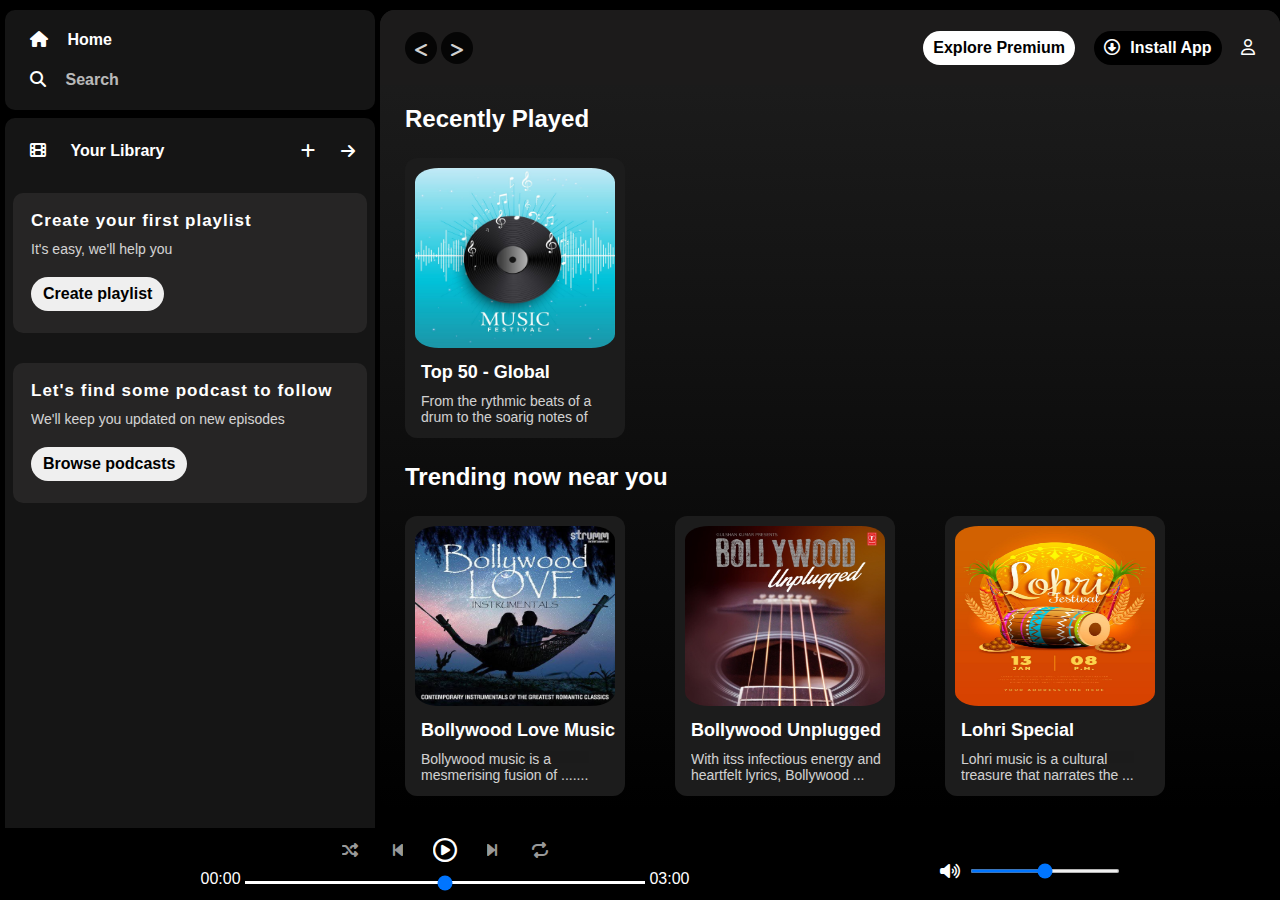
<file: index.html>
<!DOCTYPE html>
<html lang="en">

<head>
    <meta charset="UTF-8">
    <meta name="viewport" content="width=device-width, initial-scale=1.0">
    <link rel="stylesheet" href="https://cdnjs.cloudflare.com/ajax/libs/font-awesome/6.4.0/css/all.min.css">
    <title>Melody-Music</title>
    <link rel="icon" type="img/png" href="images/music-note.png">
    <link rel=”preconnect” href=https://fonts.googleapis.com>
    <link rel=”preconnect” href=https://fonts.gstatic.com crossorigin>
    <link href=https://fonts.googleapis.com/css2?family=Montserrat:ital,wght@0,400;0,700;0,900;1,500&display=swap
        rel=”stylesheet”>
    <link rel="stylesheet" href="Music.css">
</head>

<body>
    <div class="main">
        <div class="sidebar">
            <div class="navbar">
                <div class="nav-content">
                    <div class="home">
                        <i class="fa-solid fa-house"></i>
                        <a href="#" style="opacity: 1;">Home</a>
                    </div>
                    <div class="search">
                        <i class="fa-solid fa-magnifying-glass"></i>
                        <a href="#">Search</a>
                    </div>
                </div>
            </div>

            <div class="nav-items">
                <div class="library">
                    <div>
                        <i class="fa-solid fa-film"></i>
                        <a href="#">Your Library</a>
                    </div>
                    <div class="lib-icons">
                        <i class="fa-solid fa-plus"></i>
                        <i class="fa-solid fa-arrow-right"></i>
                    </div>
                </div>
                <div class="nav-box">
                    <div class="box1">
                        <p class="para1">Create your first playlist</p>
                        <p class="para2">It's easy, we'll help you</p>
                        <button type="button">Create playlist</button>
                    </div>
                    <div class="box2">
                        <p class="para1">Let's find some podcast to follow</p>
                        <p class="para2">We'll keep you updated on new episodes</p>
                        <button type="button">Browse podcasts</button>
                    </div>
                </div>
            </div>
        </div>
        <div class="main-content">
            <div class="nav-bar">
                <div class="left">
                    <i class="fa-solid fa-less-than"></i>
                    <i class="fa-solid fa-greater-than"></i>
                </div>
                <div class="right">
                    <button>Explore Premium</button>
                    <button style="background-color: black; color: white;">
                        <i class="fa-regular fa-circle-down"></i>Install App</button>
                    <i id="user" class="fa-regular fa-user"></i>
                </div>
            </div>

            <div class="cards">
                <h2>Recently Played</h2>
                <div id="card-container">
                    <div class="container">
                        <img src="images/music-record-vinyl-with-audio-beats_1017-30116.jpg" alt="">
                        <p class="Title">Top 50 - Global</p>
                        <p class="info">From the rythmic beats of a drum to the soarig notes of</p>
                    </div>
                </div>
                <h2>Trending now near you</h2>
                <div id="card-container">
                    <div class="container">
                        <img src="images/ima1.jpeg" alt="">
                        <p class="Title">Bollywood Love Music</p>
                        <p class="info">Bollywood music is a mesmerising fusion of .......</p>
                    </div>
                    <div class="container">
                        <img src="images/img0.jpg" alt="">
                        <p class="Title">Bollywood Unplugged</p>
                        <p class="info">With itss infectious energy and heartfelt lyrics, Bollywood ...</p>
                    </div>
                    <div class="container">
                        <img src="images/img3.jpg" alt="">
                        <p class="Title">Lohri Special</p>
                        <p class="info">Lohri music is a cultural treasure that narrates the ...</p>
                    </div>
                    <div class="container">
                        <img src="images/abstract-modern-background-with-vibrant-purple-orange-color-gradient-memphis-element_8221-1246.jpg" alt="">
                        <p class="Title">Punjabi Music</p>
                        <p class="info">Punjabi music, with its dhol beats and poweful vocals, </p>
                    </div>
                </div>
                <h2>Favourites</h2>
                <div id="card-container">
                    <div class="container">
                        <img src="images/summer-lettering-poster-with-palm-trees-background-pink-colors_87521-2960.avif"
                            alt="">
                        <p class="Title">Summer Music</p>
                        <p class="info">Summmer music is like a sunbeam for the ears, radiating</p>
                    </div>
                </div>
                <h2>Exclusive Podcast</h2>
                <div id="card-container">
                    <div class="container">
                        <img src="images/realistic-hot-background_23-2149448523.avif" alt="">
                        <p class="Title">Rock Music</p>
                        <p class="info">Rock music, with its electric guitars and poweful vocals, </p>
                    </div>
                    <div class="container">
                        <img src="images/modern-abstract-background-with-retro-memphis-elements-pastel-color_8221-1633.avif"
                            alt="">
                        <p class="Title">Night Party</p>
                        <p class="info">When the sun sets, and the city lights come to life, night</p>
                    </div>
                    <div class="container">
                        <img src="images/morden-blue-violet-colors-abstract-background-blue-abstract-architecture-abstract-vector_676228-170.avif"
                            alt="">
                        <p class="Title">FM Collection</p>
                        <p class="info">FM music, broadcasted over the airways has been a ...</p>
                    </div>
                </div>
                <div class="footer">
                    <div class="closing"></div>
                </div>
            </div>
        </div>

        <div class="music-player">
            <div class="music">
                <div class="album">
                    <img src="images/modern-abstract-background-with-retro-memphis-elements-pastel-color_8221-1633.avif"
                        alt="">
                    <div>
                        <p class="song">Chaleya (Jaawan)</p>
                        <p class="singer">Arijit , Shilpa</p>
                    </div>
                    <i class="fa-regular fa-heart"></i>
                </div>
                <div class="player">
                    <div class="player-icons">
                        <i class="fa-solid fa-shuffle"></i>
                        <i class="fa-solid fa-backward-step"></i>
                        <i id="play-button" class="fa-regular fa-circle-play"></i>
                        <i class="fa-solid fa-forward-step"></i>
                        <i class="fa-solid fa-repeat"></i>
                    </div>
                    <div class="range">
                        <span class="cur" style=" color: white;">00:00</span>
                        <input type="range" min="0" max="100">
                        <span class="tot" style=" color: white;">03:00</span>
                    </div>
                </div>
                <div class="control">
                    <div class="control-icons">
                        <i class="fa-solid fa-bars"></i>
                        <i class="fa-solid fa-microphone"></i>
                        <i class="fa-regular fa-circle-down"></i>
                    </div>
                    <div class="input"> <i class="fa-solid fa-volume-high"></i><input type="range" min="0" max="100"
                            step="1"></div>
                </div>
            </div>

        </div>
    </div>
</body>

</html>
</file>
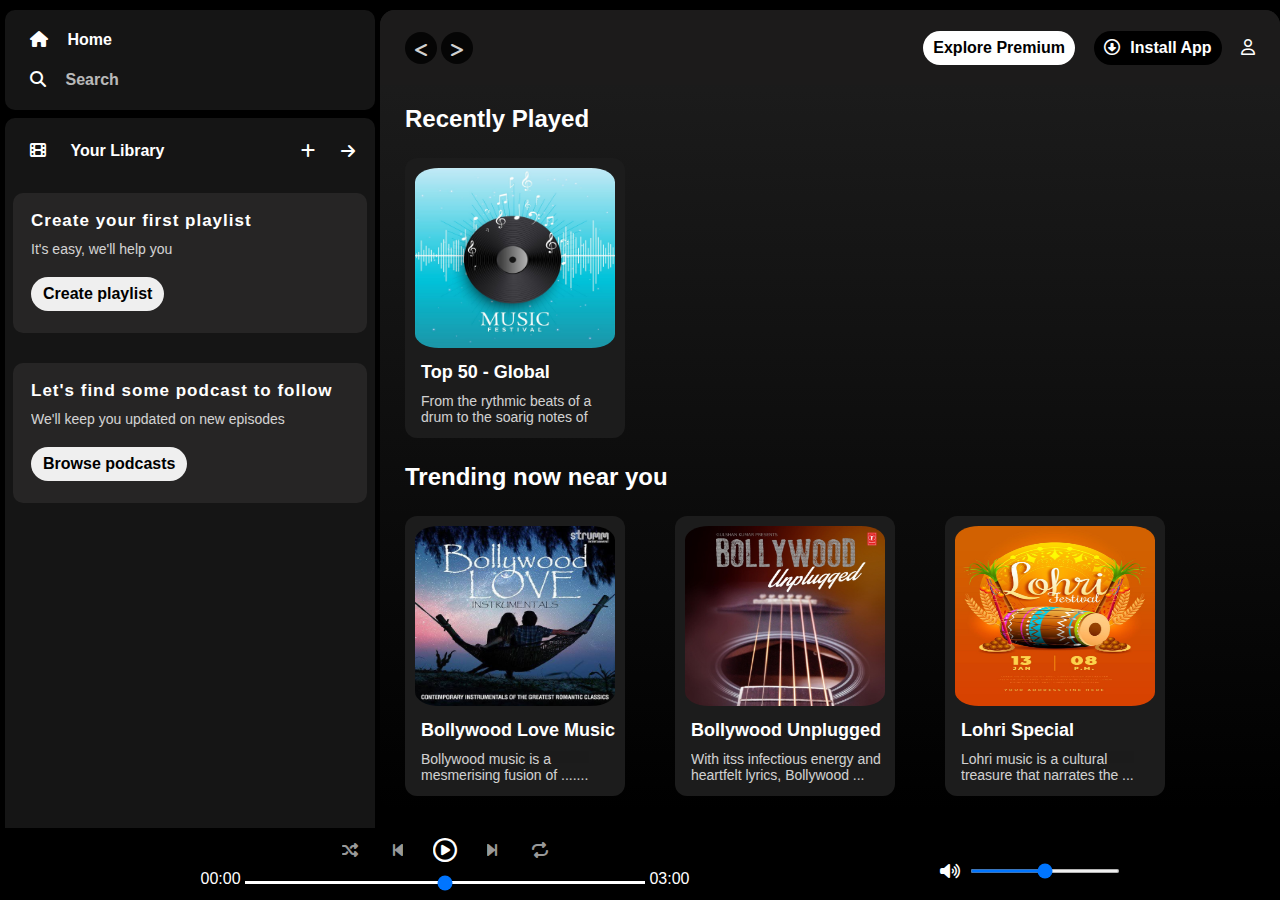
<file: Music.html>
<!DOCTYPE html>
<html lang="en">

<head>
    <meta charset="UTF-8">
    <meta name="viewport" content="width=device-width, initial-scale=1.0">
    <link rel="stylesheet" href="https://cdnjs.cloudflare.com/ajax/libs/font-awesome/6.4.0/css/all.min.css">
    <title>Melody-Music</title>
    <link rel="icon" type="img/png" href="images/music-note.png">
    <link rel=”preconnect” href=https://fonts.googleapis.com>
    <link rel=”preconnect” href=https://fonts.gstatic.com crossorigin>
    <link href=https://fonts.googleapis.com/css2?family=Montserrat:ital,wght@0,400;0,700;0,900;1,500&display=swap
        rel=”stylesheet”>
    <link rel="stylesheet" href="Music.css">
</head>

<body>
    <div class="main">
        <div class="sidebar">
            <div class="navbar">
                <div class="nav-content">
                    <div class="home">
                        <i class="fa-solid fa-house"></i>
                        <a href="#" style="opacity: 1;">Home</a>
                    </div>
                    <div class="search">
                        <i class="fa-solid fa-magnifying-glass"></i>
                        <a href="#">Search</a>
                    </div>
                </div>
            </div>

            <div class="nav-items">
                <div class="library">
                    <div>
                        <i class="fa-solid fa-film"></i>
                        <a href="#">Your Library</a>
                    </div>
                    <div class="lib-icons">
                        <i class="fa-solid fa-plus"></i>
                        <i class="fa-solid fa-arrow-right"></i>
                    </div>
                </div>
                <div class="nav-box">
                    <div class="box1">
                        <p class="para1">Create your first playlist</p>
                        <p class="para2">It's easy, we'll help you</p>
                        <button type="button">Create playlist</button>
                    </div>
                    <div class="box2">
                        <p class="para1">Let's find some podcast to follow</p>
                        <p class="para2">We'll keep you updated on new episodes</p>
                        <button type="button">Browse podcasts</button>
                    </div>
                </div>
            </div>
        </div>
        <div class="main-content">
            <div class="nav-bar">
                <div class="left">
                    <i class="fa-solid fa-less-than"></i>
                    <i class="fa-solid fa-greater-than"></i>
                </div>
                <div class="right">
                    <button>Explore Premium</button>
                    <button style="background-color: black; color: white;">
                        <i class="fa-regular fa-circle-down"></i>Install App</button>
                    <i id="user" class="fa-regular fa-user"></i>
                </div>
            </div>

            <div class="cards">
                <h2>Recently Played</h2>
                <div id="card-container">
                    <div class="container">
                        <img src="images/music-record-vinyl-with-audio-beats_1017-30116.jpg" alt="">
                        <p class="Title">Top 50 - Global</p>
                        <p class="info">From the rythmic beats of a drum to the soarig notes of</p>
                    </div>
                </div>
                <h2>Trending now near you</h2>
                <div id="card-container">
                    <div class="container">
                        <img src="images/ima1.jpeg" alt="">
                        <p class="Title">Bollywood Love Music</p>
                        <p class="info">Bollywood music is a mesmerising fusion of .......</p>
                    </div>
                    <div class="container">
                        <img src="images/img0.jpg" alt="">
                        <p class="Title">Bollywood Unplugged</p>
                        <p class="info">With itss infectious energy and heartfelt lyrics, Bollywood ...</p>
                    </div>
                    <div class="container">
                        <img src="images/img3.jpg" alt="">
                        <p class="Title">Lohri Special</p>
                        <p class="info">Lohri music is a cultural treasure that narrates the ...</p>
                    </div>
                    <div class="container">
                        <img src="images/abstract-modern-background-with-vibrant-purple-orange-color-gradient-memphis-element_8221-1246.jpg" alt="">
                        <p class="Title">Punjabi Music</p>
                        <p class="info">Punjabi music, with its dhol beats and poweful vocals, </p>
                    </div>
                </div>
                <h2>Favourites</h2>
                <div id="card-container">
                    <div class="container">
                        <img src="images/summer-lettering-poster-with-palm-trees-background-pink-colors_87521-2960.avif"
                            alt="">
                        <p class="Title">Summer Music</p>
                        <p class="info">Summmer music is like a sunbeam for the ears, radiating</p>
                    </div>
                </div>
                <h2>Exclusive Podcast</h2>
                <div id="card-container">
                    <div class="container">
                        <img src="images/realistic-hot-background_23-2149448523.avif" alt="">
                        <p class="Title">Rock Music</p>
                        <p class="info">Rock music, with its electric guitars and poweful vocals, </p>
                    </div>
                    <div class="container">
                        <img src="images/modern-abstract-background-with-retro-memphis-elements-pastel-color_8221-1633.avif"
                            alt="">
                        <p class="Title">Night Party</p>
                        <p class="info">When the sun sets, and the city lights come to life, night</p>
                    </div>
                    <div class="container">
                        <img src="images/morden-blue-violet-colors-abstract-background-blue-abstract-architecture-abstract-vector_676228-170.avif"
                            alt="">
                        <p class="Title">FM Collection</p>
                        <p class="info">FM music, broadcasted over the airways has been a ...</p>
                    </div>
                </div>
                <div class="footer">
                    <div class="closing"></div>
                </div>
            </div>
        </div>

        <div class="music-player">
            <div class="music">
                <div class="album">
                    <img src="images/modern-abstract-background-with-retro-memphis-elements-pastel-color_8221-1633.avif"
                        alt="">
                    <div>
                        <p class="song">Chaleya (Jaawan)</p>
                        <p class="singer">Arijit , Shilpa</p>
                    </div>
                    <i class="fa-regular fa-heart"></i>
                </div>
                <div class="player">
                    <div class="player-icons">
                        <i class="fa-solid fa-shuffle"></i>
                        <i class="fa-solid fa-backward-step"></i>
                        <i id="play-button" class="fa-regular fa-circle-play"></i>
                        <i class="fa-solid fa-forward-step"></i>
                        <i class="fa-solid fa-repeat"></i>
                    </div>
                    <div class="range">
                        <span class="cur" style=" color: white;">00:00</span>
                        <input type="range" min="0" max="100">
                        <span class="tot" style=" color: white;">03:00</span>
                    </div>
                </div>
                <div class="control">
                    <div class="control-icons">
                        <i class="fa-solid fa-bars"></i>
                        <i class="fa-solid fa-microphone"></i>
                        <i class="fa-regular fa-circle-down"></i>
                    </div>
                    <div class="input"> <i class="fa-solid fa-volume-high"></i><input type="range" min="0" max="100"
                            step="1"></div>
                </div>
            </div>

        </div>
    </div>
</body>

</html>
</file>
<file: Music.css>
* {
    margin: 0px;
    padding: 0px;
}
.fa-solid, .fa-regular {
    color: #fff;
}
.main {
    background-color: black;
    height: 100vh;
    display: flex;
    overflow: hidden;
    font-family: 'Montserrat', sans-serif;
}
.sidebar {
    width: 370px;
    margin-right: 5px;
    margin-left: 5px;
    margin-top: 10px;
}
.navbar {
    display: flex;
    height: 100px;
    border-radius: 10px;
    background-color: rgb(21, 21, 21);
}
.navbar:hover {
    box-shadow: 0px 0px 5px rgb(246, 120, 120);
}
.nav-content {
    display: flex;
    justify-content: space-evenly;
    flex-direction: column;
    margin-left: 25px;
}
.navbar a {
    text-decoration: none;
    color: white;
    font-size: 16px;
    font-weight: 700;
    padding: 20px 15px;
    opacity: 0.7;
}
.nav-content .search a:hover {
    opacity: 1;
}
.nav-items {
    height: 100%;
    border-radius: 10px;
    margin-top: 8px;
    background-color: rgb(21, 21, 21); 
}
.nav-items:hover {
    box-shadow: 0px 0px 5px rgb(246, 120, 120);
}
.library {
    display: flex;
    height: 25px;
    justify-content: space-between;
    align-items: center;
    padding: 20px 20px 20px 0px;
}
.library i {
margin-left: 25px;
}
.library a {
    color: white;
    font-size: 16px;
    font-weight: 700;
    text-decoration: none;
    margin-left: 20px;
}
.lib-icons {
    display: flex;
}
.lib-icons i {
    margin-left: 25px;
}
.lib-icons i:hover {
    transform: scale(1.2);
}
.nav-box {
    display: flex;
    justify-content: center;
    flex-direction: column;
}
.box1 {
    height: 140px;
    background-color:rgb(38, 37, 37);
    color: white;
    margin: 10px 8px;
    border-radius: 10px;
}
.box1 .para1 {
    margin: 18px 18px 10px;
    font-size: 17px;
    font-weight:700;
    letter-spacing: 1px;
}
.box1 .para2 {
    font-size: 14px;
    margin: 0px 18px 10px;
    opacity: 0.8;
}
.box1 .para2:hover {
    opacity: 1;
}
.box1 button {
    font-size: 16px;
    font-weight: 700;
    border: none;
    border-radius: 100px;
    padding: 8px 12px;
    margin: 10px 18px 18px;
}
.box1 button:hover {
    transform: scale(1.1);
}
.box2 {
    height: 140px;
    background-color:rgb(38, 37, 37);
    color: white;
    margin: 20px 8px;
    border-radius: 10px;
}
.box2 .para1 {
    margin: 18px 18px 10px;
    font-size: 17px;
    font-weight:700;
    letter-spacing: 1px; 
}
.box1:hover {
    box-shadow: 0px 0px 4px white;
}
.box2 .para2 {
    font-size: 14px;
    margin: 0px 18px 10px;
    opacity: 0.8;
}
.box2 .para2:hover {
    opacity: 1;
}
.box2 button {
    font-size: 16px;
    font-weight: 700;
    border: none;
    border-radius: 100px;
    padding: 8px 12px;
    margin: 10px 18px 18px;
}
.box2 button:hover {
    transform: scale(1.1);
}
.box2:hover {
    box-shadow: 0px 0px 4px white;
}
.main-content {
    background: linear-gradient(rgb(30, 30, 30),black);
    border-radius: 15px;
    flex: 1;
    height: 800px;
    padding: 15px;
    margin: 10px 0px 3px 0px;
    overflow: auto;
    padding: 0px;
}
.nav-bar {
    height: 75px;
    display: flex;
    justify-content: space-between;
    align-items: center;
    background-color: rgb(28, 27, 27);
    position: sticky;
    top: 0px;
    z-index: 1;
}
.left{
    margin-left: 25px;
}
.left i {
    height: 12px;
    padding: 10px;
    border-radius: 50%;
    background-color: black;
    opacity: 0.8;
}
.left i:hover {
    box-shadow: 0px 0px 6px rgb(224, 213, 213);
}
.right button {
    margin-right: 15px;
    font-size: 16px;
    font-weight: 700;
    padding: 8px 10px;
    background-color: white;
    color: black;
    border-radius: 100px;
    border: none;
}
.right button:hover {
    transform: scale(1.1);
}
.right button i {
    margin-right: 10px;
    color: white;
    background-color: black;
}
.right i {
    margin-right: 25px;
}
.right i:hover {
    transform: scale(1.4);
}
.cards {
    margin-left: 25px;
    margin-top: 20px;
}
.cards h2 {
    font-weight: 800;
    color: white;
}
#card-container {
    display: flex;
    flex-wrap: wrap;
}
.container {
    margin: 25px 50px 25px 0px;
    height: 280px;
    width: 220px;
    background-color: rgb(28, 28, 28);
    border-radius: 12px;
    overflow: hidden;
}
.container:hover {
    box-shadow: 0px 0px 4px rgb(103, 149, 248);
    background-color: rgb(38, 37, 37);
    transform: scale(1.1);
}
.container img {
    border-radius: 24px;
    height: 180px;
    width: 200px;
    padding: 10px 0px 10px;
    margin-left: 10px;
}
.container p.Title {
    font-size: 18px;
    margin-left: 16px;
    font-weight: 600;
    color: white;
}
.container p.info {
    font-size: 14px;
    padding: 10px;
    margin-left: 6px;
    color: white;
    opacity: 0.8;
}
.footer {
    display: flex;
    justify-content: center;
    align-items: center;
    width: 100%;
    background: linear-gradient(rgb(30, 30, 30));
    height: 350px;
}
 .closing {
    height: 80%;
    width: 80%;
    border-top: 2px solid #fff;
    opacity: 0.5;
}
.closing:hover {
    opacity: 1;
}
.music-player {
    background-color: rgb(0, 0, 0);
    position: fixed;
    height: 72px;
    flex-direction: column;
    bottom: 0px;
    width: 100%;
}
.music {
    display: flex;
    justify-content: center;
    align-content: center;
}
.album {
    width: 25%;
    display: flex;
    justify-content: flex-start;
    align-items: center;
    margin: 10px 30px 0px;
}
.album img {
    height: 30px;
    width: 30px;
    margin-right: 30px;
}
.album .song {
    font-weight: 400;
    color: #fff;
}
.album img:hover {
    transform: scale(1.5);
    box-shadow: 0px 0px 5px rgb(246, 120, 120);
}
.album .singer {
    
    font-size: 14px;
    letter-spacing: 1px;
    opacity: 0.7;
    color: #fff;
}
.album i {
    margin-left: 30px;
}
.player {
    display: flex;
    flex-direction: column;
    align-items: center;
    width: 50%;
}
.player .player-icons {
    margin-top: 14px;
    margin-bottom: 10px;
}
.player .player-icons i {
    margin: 0px 15px 0px 15px;
    opacity: 0.6;
}
.player-icons #play-button {
    opacity: 1; 
    transform: scale(1.5);
}
.player .player-icons i:hover {
    opacity: 1;
    transform: scale(1.2);
}
.range {
    text-align: center;}
.range input {
   appearance: none;
   width: 400px;
   height: 3px;
}
.control {
    width: 25%;
    display: flex;
    align-items: center;
    justify-content: flex-end;
    margin: 25px 35px 0px;
}
.control .control-icons i {
    margin-right: 20px;
    opacity: 0.6;
}
.control .control-icons i:hover {
    opacity: 1;
    transform: scale(1.2);
}
.control .input {
    display: flex;
    align-items: center;
}
.control .input i {
    margin-right: 10px;
}
.control .input input {
    height: 4px;
    width: 150px;
}
@media (max-width:760px) {
    .range input {
        width: 100px;
    }
    .left {
        display: none;
    }
    .right i{
        margin-left: 60%;
    }
    .sidebar {
        display: none;
    }
    .container {
        margin: 12.5px 15px 12.5px 0px;
        height: 190px;
        width: 130px;
        background-color: rgb(28, 28, 28);
        border-radius: 18px;
        overflow: hidden;
    }
    .container img {
        border-radius: 24px;
        height: 120px;
        width: 110px;
        padding: 6px 0px 6px;
        margin-bottom: 15px;
        text-align: center;
    }
    .container p.Title {
        font-size: 14px;
        margin-left: 16px;
        font-weight: 400;
        color: white;
    }
    .container p.info {
        display: none;
    }
}
@media (max-width:1100px) {
    .control {
        display: none;
    }
    .player {
        width: 100%;
        display: flex;
        flex-direction: row;
        justify-content: space-evenly;
    }
}
@media (max-width:1215px) {
    .right button {
        display: none;
    }
}
@media (max-width:1350px) {
    .control-icons {
        display: none;
    }
    .album {
        display: none;
    }
}
</file>
